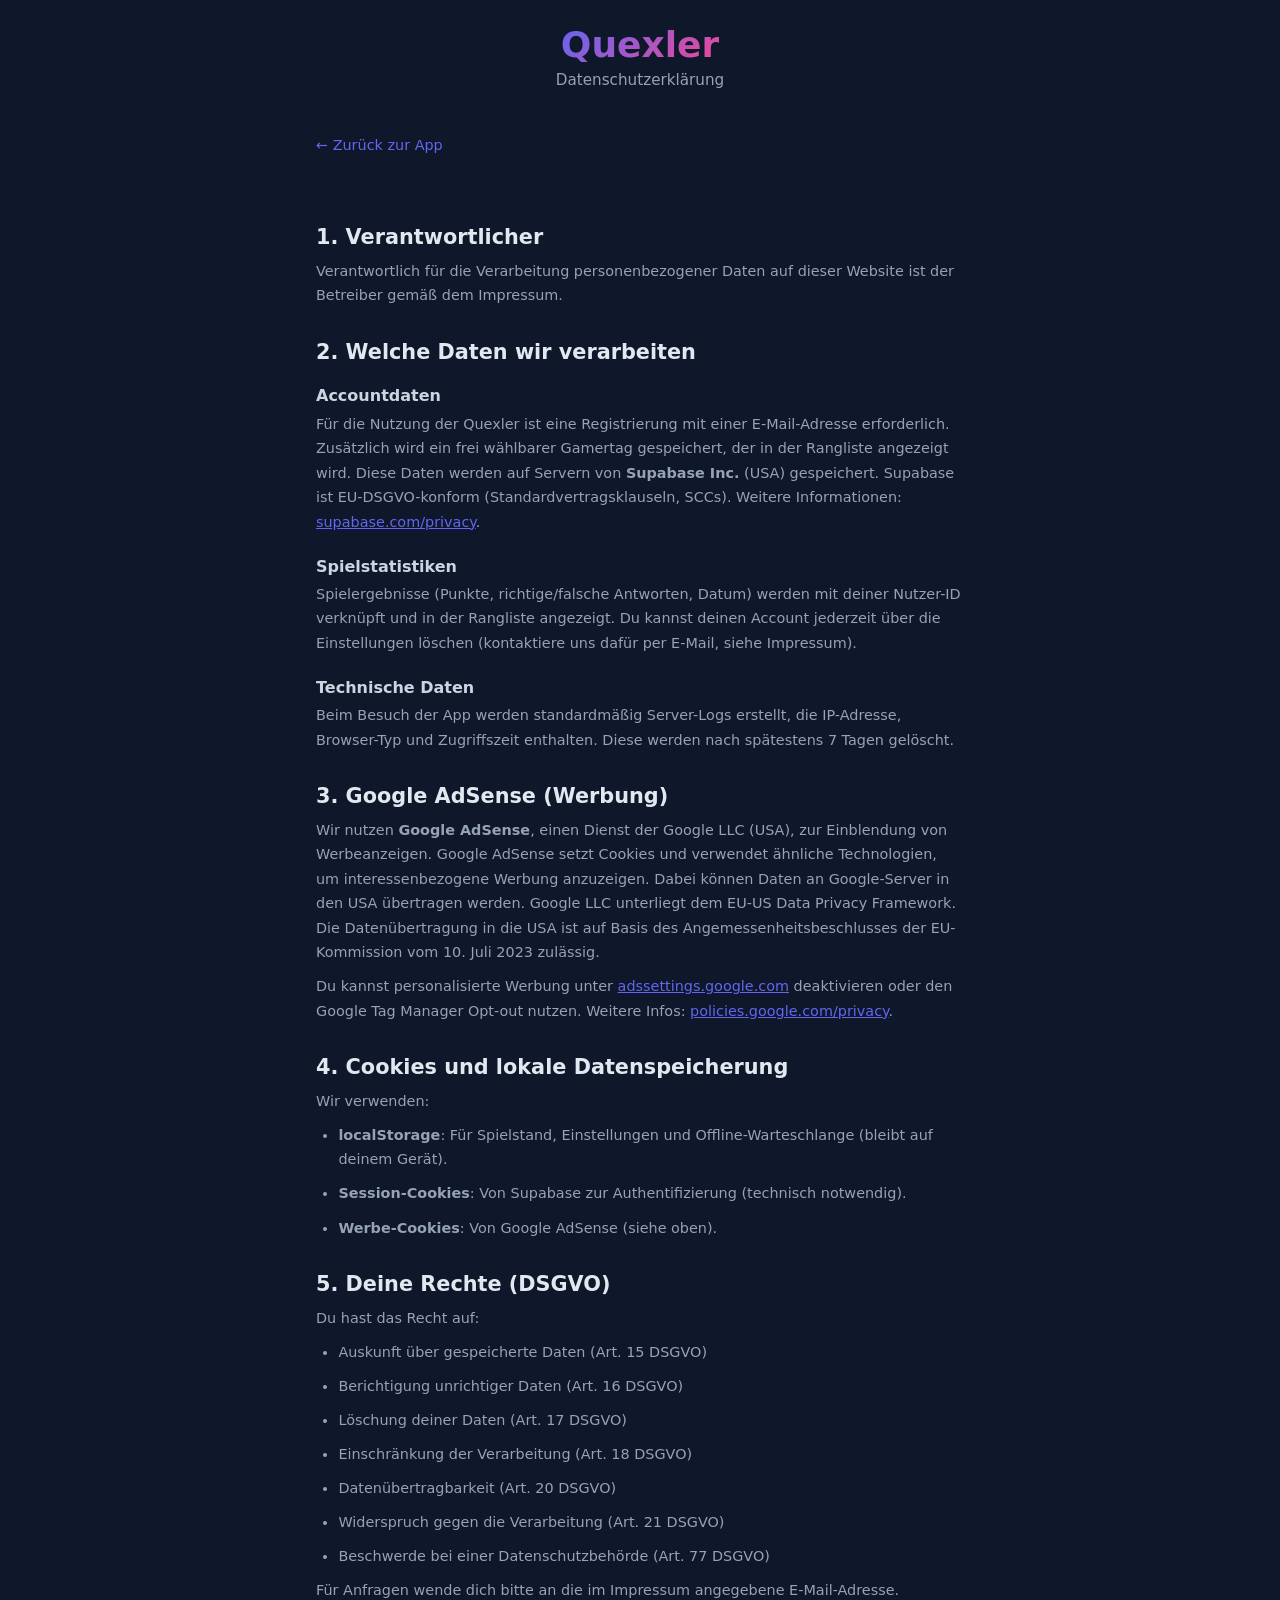
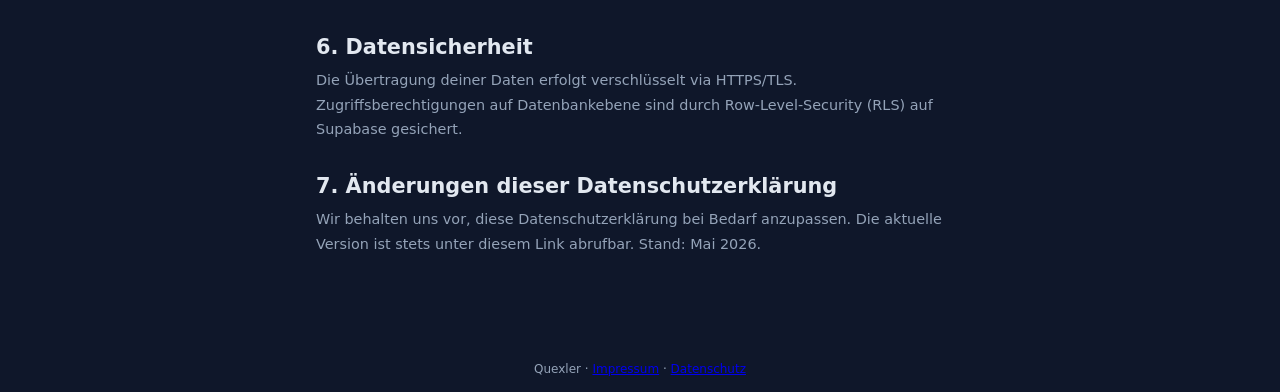
<file: datenschutz.html>
<!DOCTYPE html>
<html lang="de">
<head>
  <meta charset="UTF-8" />
  <meta name="viewport" content="width=device-width, initial-scale=1.0, viewport-fit=cover" />
  <meta name="theme-color" content="#0f172a" />
  <title>Datenschutzerklärung – Quexler</title>
  <link rel="icon" href="/favicon.svg" type="image/svg+xml" />
  <link rel="manifest" href="/manifest.json" />
  <link rel="stylesheet" href="style.css?v=2" />
  <style>
    .legal-content { max-width: 680px; margin: 0 auto; padding: 1.5rem 1rem 3rem; }
    .legal-content h2 { font-size: 1.3rem; margin: 2rem 0 0.6rem; color: #e2e8f0; }
    .legal-content h3 { font-size: 1rem; margin: 1.4rem 0 0.4rem; color: #cbd5e1; }
    .legal-content p, .legal-content li { font-size: 0.9rem; color: #94a3b8; line-height: 1.7; margin-bottom: 0.6rem; }
    .legal-content ul { padding-left: 1.4rem; }
    .legal-content a { color: #6366f1; }
    .legal-back { display: inline-block; margin: 1rem; font-size: 0.9rem; color: #6366f1; text-decoration: none; }
  </style>
</head>
<body>
  <header>
    <div class="header-inner">
      <h1>Quexler</h1>
    </div>
    <p class="subtitle">Datenschutzerklärung</p>
  </header>

  <main>
    <a class="legal-back" href="index.html" onclick="if(history.length>1){history.back();return false;}">← Zurück zur App</a>
    <div class="legal-content">

      <h2>1. Verantwortlicher</h2>
      <p>
        Verantwortlich für die Verarbeitung personenbezogener Daten auf dieser Website ist der Betreiber
        gemäß dem Impressum.
      </p>

      <h2>2. Welche Daten wir verarbeiten</h2>
      <h3>Accountdaten</h3>
      <p>
        Für die Nutzung der Quexler ist eine Registrierung mit einer E-Mail-Adresse erforderlich.
        Zusätzlich wird ein frei wählbarer Gamertag gespeichert, der in der Rangliste angezeigt wird.
        Diese Daten werden auf Servern von <strong>Supabase Inc.</strong> (USA) gespeichert.
        Supabase ist EU-DSGVO-konform (Standardvertragsklauseln, SCCs).
        Weitere Informationen: <a href="https://supabase.com/privacy" target="_blank" rel="noopener">supabase.com/privacy</a>.
      </p>

      <h3>Spielstatistiken</h3>
      <p>
        Spielergebnisse (Punkte, richtige/falsche Antworten, Datum) werden mit deiner Nutzer-ID verknüpft
        und in der Rangliste angezeigt. Du kannst deinen Account jederzeit über die Einstellungen löschen
        (kontaktiere uns dafür per E-Mail, siehe Impressum).
      </p>

      <h3>Technische Daten</h3>
      <p>
        Beim Besuch der App werden standardmäßig Server-Logs erstellt, die IP-Adresse, Browser-Typ und
        Zugriffszeit enthalten. Diese werden nach spätestens 7 Tagen gelöscht.
      </p>

      <h2>3. Google AdSense (Werbung)</h2>
      <p>
        Wir nutzen <strong>Google AdSense</strong>, einen Dienst der Google LLC (USA), zur Einblendung
        von Werbeanzeigen. Google AdSense setzt Cookies und verwendet ähnliche Technologien, um
        interessenbezogene Werbung anzuzeigen. Dabei können Daten an Google-Server in den USA übertragen
        werden. Google LLC unterliegt dem EU-US Data Privacy Framework. Die Datenübertragung in die USA ist auf Basis des Angemessenheitsbeschlusses der EU-Kommission vom 10. Juli 2023 zulässig.
      </p>
      <p>
        Du kannst personalisierte Werbung unter
        <a href="https://adssettings.google.com" target="_blank" rel="noopener">adssettings.google.com</a>
        deaktivieren oder den Google Tag Manager Opt-out nutzen.
        Weitere Infos: <a href="https://policies.google.com/privacy" target="_blank" rel="noopener">policies.google.com/privacy</a>.
      </p>

      <h2>4. Cookies und lokale Datenspeicherung</h2>
      <p>Wir verwenden:</p>
      <ul>
        <li><strong>localStorage</strong>: Für Spielstand, Einstellungen und Offline-Warteschlange (bleibt auf deinem Gerät).</li>
        <li><strong>Session-Cookies</strong>: Von Supabase zur Authentifizierung (technisch notwendig).</li>
        <li><strong>Werbe-Cookies</strong>: Von Google AdSense (siehe oben).</li>
      </ul>

      <h2>5. Deine Rechte (DSGVO)</h2>
      <p>Du hast das Recht auf:</p>
      <ul>
        <li>Auskunft über gespeicherte Daten (Art. 15 DSGVO)</li>
        <li>Berichtigung unrichtiger Daten (Art. 16 DSGVO)</li>
        <li>Löschung deiner Daten (Art. 17 DSGVO)</li>
        <li>Einschränkung der Verarbeitung (Art. 18 DSGVO)</li>
        <li>Datenübertragbarkeit (Art. 20 DSGVO)</li>
        <li>Widerspruch gegen die Verarbeitung (Art. 21 DSGVO)</li>
        <li>Beschwerde bei einer Datenschutzbehörde (Art. 77 DSGVO)</li>
      </ul>
      <p>Für Anfragen wende dich bitte an die im Impressum angegebene E-Mail-Adresse.</p>

      <h2>6. Datensicherheit</h2>
      <p>
        Die Übertragung deiner Daten erfolgt verschlüsselt via HTTPS/TLS.
        Zugriffsberechtigungen auf Datenbankebene sind durch Row-Level-Security (RLS) auf Supabase
        gesichert.
      </p>

      <h2>7. Änderungen dieser Datenschutzerklärung</h2>
      <p>
        Wir behalten uns vor, diese Datenschutzerklärung bei Bedarf anzupassen.
        Die aktuelle Version ist stets unter diesem Link abrufbar. Stand: Mai 2026.
      </p>

    </div>
  </main>

  <footer>
    <p>Quexler · <a href="impressum.html">Impressum</a> · <a href="datenschutz.html">Datenschutz</a></p>
  </footer>
</body>
</html>
</file>
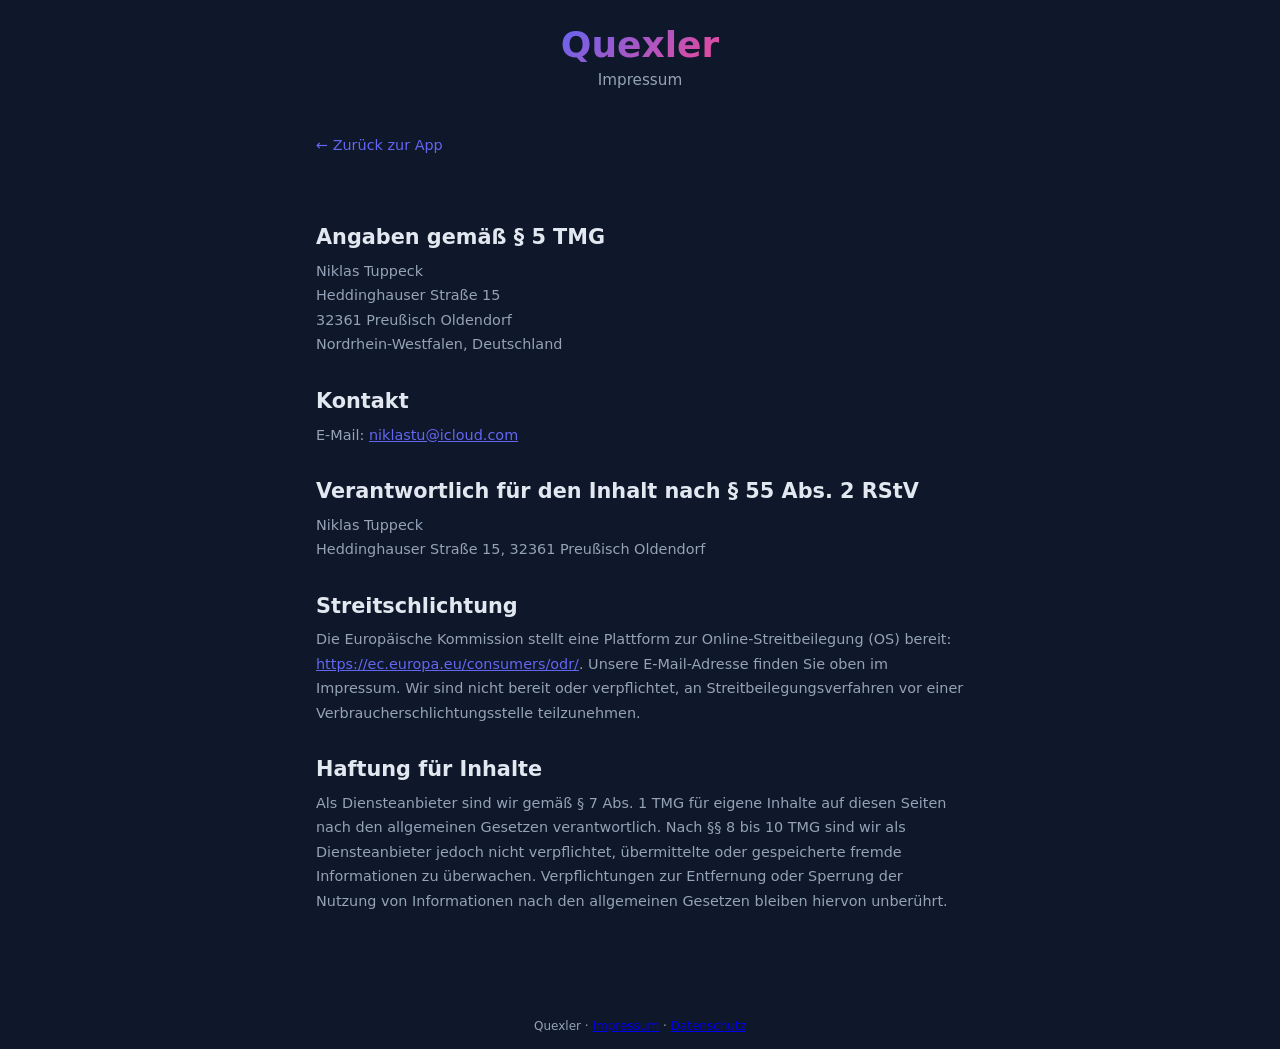
<file: impressum.html>
<!DOCTYPE html>
<html lang="de">
<head>
  <meta charset="UTF-8" />
  <meta name="viewport" content="width=device-width, initial-scale=1.0, viewport-fit=cover" />
  <meta name="theme-color" content="#0f172a" />
  <title>Impressum – Quexler</title>
  <link rel="icon" href="/favicon.svg" type="image/svg+xml" />
  <link rel="manifest" href="/manifest.json" />
  <link rel="stylesheet" href="style.css?v=2" />
  <style>
    .legal-content { max-width: 680px; margin: 0 auto; padding: 1.5rem 1rem 3rem; }
    .legal-content h2 { font-size: 1.3rem; margin: 2rem 0 0.6rem; color: #e2e8f0; }
    .legal-content p, .legal-content li { font-size: 0.9rem; color: #94a3b8; line-height: 1.7; margin-bottom: 0.6rem; }
    .legal-content a { color: #6366f1; }
    .legal-back { display: inline-block; margin: 1rem; font-size: 0.9rem; color: #6366f1; text-decoration: none; }
  </style>
</head>
<body>
  <header>
    <div class="header-inner">
      <h1>Quexler</h1>
    </div>
    <p class="subtitle">Impressum</p>
  </header>

  <main>
    <a class="legal-back" href="index.html" onclick="if(history.length>1){history.back();return false;}">← Zurück zur App</a>
    <div class="legal-content">

      <h2>Angaben gemäß § 5 TMG</h2>
      <p>
        Niklas Tuppeck<br />
        Heddinghauser Straße 15<br />
        32361 Preußisch Oldendorf<br />
        Nordrhein-Westfalen, Deutschland
      </p>

      <h2>Kontakt</h2>
      <p>
        E-Mail: <a href="mailto:niklastu@icloud.com">niklastu@icloud.com</a>
      </p>

      <h2>Verantwortlich für den Inhalt nach § 55 Abs. 2 RStV</h2>
      <p>
        Niklas Tuppeck<br />
        Heddinghauser Straße 15, 32361 Preußisch Oldendorf
      </p>

      <h2>Streitschlichtung</h2>
      <p>
        Die Europäische Kommission stellt eine Plattform zur Online-Streitbeilegung (OS) bereit:
        <a href="https://ec.europa.eu/consumers/odr/" target="_blank" rel="noopener">https://ec.europa.eu/consumers/odr/</a>.
        Unsere E-Mail-Adresse finden Sie oben im Impressum.
        Wir sind nicht bereit oder verpflichtet, an Streitbeilegungsverfahren vor einer
        Verbraucherschlichtungsstelle teilzunehmen.
      </p>

      <h2>Haftung für Inhalte</h2>
      <p>
        Als Diensteanbieter sind wir gemäß § 7 Abs. 1 TMG für eigene Inhalte auf diesen Seiten nach den
        allgemeinen Gesetzen verantwortlich. Nach §§ 8 bis 10 TMG sind wir als Diensteanbieter jedoch
        nicht verpflichtet, übermittelte oder gespeicherte fremde Informationen zu überwachen.
        Verpflichtungen zur Entfernung oder Sperrung der Nutzung von Informationen nach den allgemeinen
        Gesetzen bleiben hiervon unberührt.
      </p>

    </div>
  </main>

  <footer>
    <p>Quexler · <a href="impressum.html">Impressum</a> · <a href="datenschutz.html">Datenschutz</a></p>
  </footer>
</body>
</html>
</file>
<file: style.css>
/* ========== RESET ========== */
* {
  box-sizing: border-box;
  margin: 0;
  padding: 0;
  -webkit-tap-highlight-color: transparent;
}

html {
  -webkit-text-size-adjust: 100%;
}

:root {
  --bg: #0f172a;
  --bg-elevated: #1e293b;
  --bg-card: #1e293b;
  --text: #f1f5f9;
  --text-muted: #94a3b8;
  --border: #334155;
  --accent: #6366f1;
  --success: #10b981;
  --error: #ef4444;
  --safe-top: env(safe-area-inset-top);
  --safe-bottom: env(safe-area-inset-bottom);
}

body {
  font-family: -apple-system, BlinkMacSystemFont, "Segoe UI", system-ui, sans-serif;
  background: var(--bg);
  color: var(--text);
  min-height: 100vh;
  min-height: 100dvh;
  display: flex;
  flex-direction: column;
  padding-top: var(--safe-top);
  padding-bottom: var(--safe-bottom);
  overscroll-behavior: none;
}

button {
  font-family: inherit;
  cursor: pointer;
  border: none;
  background: none;
  color: inherit;
}

/* ========== HEADER ========== */
header {
  text-align: center;
  padding: 1.5rem 1.25rem 1rem;
  position: relative;
}

.header-inner {
  display: flex;
  align-items: center;
  justify-content: center;
  position: relative;
}

header h1 {
  font-size: 1.75rem;
  font-weight: 800;
  background: linear-gradient(135deg, #6366f1, #ec4899);
  -webkit-background-clip: text;
  -webkit-text-fill-color: transparent;
  background-clip: text;
}

.header-right {
  position: absolute;
  right: 0;
  display: flex;
  align-items: center;
  gap: 0.5rem;
}

.streak-pill {
  font-size: 0.85rem;
  font-weight: 700;
  background: rgba(251, 146, 60, 0.15);
  border: 1px solid rgba(251, 146, 60, 0.35);
  color: #fb923c;
  padding: 0.25rem 0.6rem;
  border-radius: 20px;
  line-height: 1;
}

.btn-settings {
  position: relative;
  right: auto;
  font-size: 1.4rem;
  padding: 0.4rem;
  border-radius: 10px;
  line-height: 1;
  transition: background 0.15s ease, transform 0.15s ease;
}

.btn-settings:active {
  background: var(--bg-elevated);
  transform: rotate(30deg);
}

.subtitle {
  color: var(--text-muted);
  margin-top: 0.4rem;
  font-size: 0.95rem;
}

/* ========== SETTINGS SCREEN ========== */
.settings-card {
  background: var(--bg-card);
  border: 1px solid var(--border);
  border-radius: 16px;
  padding: 1.5rem;
}

.settings-title {
  font-size: 1.25rem;
  font-weight: 800;
  margin-bottom: 1.25rem;
}

.settings-section {
  border-top: 1px solid var(--border);
  padding-top: 1rem;
}

.settings-label {
  font-size: 0.78rem;
  text-transform: uppercase;
  letter-spacing: 0.5px;
  color: var(--text-muted);
  margin-bottom: 0.5rem;
}

.settings-row {
  display: flex;
  align-items: center;
  justify-content: space-between;
  gap: 1rem;
}

.settings-value {
  font-size: 1.05rem;
  font-weight: 700;
}

.btn-edit-tag {
  font-size: 0.85rem;
  font-weight: 600;
  color: var(--accent);
  padding: 0.35rem 0.75rem;
  border-radius: 8px;
  border: 1px solid rgba(99, 102, 241, 0.4);
  background: rgba(99, 102, 241, 0.08);
  transition: background 0.15s ease;
  flex-shrink: 0;
}

.btn-edit-tag:active {
  background: rgba(99, 102, 241, 0.2);
}

.settings-edit-form {
  margin-top: 0.85rem;
  display: flex;
  flex-direction: column;
  gap: 0.5rem;
}

.settings-edit-actions {
  display: flex;
  gap: 0.5rem;
  margin-top: 0.25rem;
}

.settings-edit-actions .btn-primary,
.settings-edit-actions .btn-secondary {
  flex: 1;
  min-height: 44px;
  font-size: 0.95rem;
}

main {
  flex: 1;
  width: 100%;
  max-width: 600px;
  margin: 0 auto;
  padding: 0.5rem 1.25rem 2rem;
}

/* ========== SCREENS ========== */
.screen {
  display: none;
  animation: fadeIn 0.25s ease;
}

.screen.active {
  display: block;
}

@keyframes fadeIn {
  from { opacity: 0; transform: translateY(8px); }
  to { opacity: 1; transform: translateY(0); }
}

/* ========== TOPIC SELECTION ========== */
.topics-grid {
  display: grid;
  grid-template-columns: 1fr;
  gap: 0.85rem;
}

.topic-card {
  background: var(--bg-card);
  border: 1px solid var(--border);
  border-radius: 14px;
  padding: 1.1rem 1.25rem;
  cursor: pointer;
  transition: transform 0.15s ease, border-color 0.15s ease;
  position: relative;
  overflow: hidden;
  display: flex;
  align-items: center;
  gap: 1rem;
  text-align: left;
  width: 100%;
}

.topic-card::before {
  content: "";
  position: absolute;
  top: 0;
  left: 0;
  bottom: 0;
  width: 4px;
  background: var(--card-color, var(--accent));
}

.topic-card:hover {
  border-color: var(--card-color, var(--accent));
  transform: translateY(-2px);
}

.topic-card:active {
  transform: scale(0.98);
  border-color: var(--card-color, var(--accent));
}

.topic-icon {
  font-size: 2rem;
  flex-shrink: 0;
  width: 3rem;
  height: 3rem;
  display: flex;
  align-items: center;
  justify-content: center;
  background: rgba(255, 255, 255, 0.05);
  border-radius: 12px;
}

.topic-info {
  flex: 1;
  min-width: 0;
}

.topic-name {
  font-size: 1.05rem;
  font-weight: 700;
  margin-bottom: 0.2rem;
}

.topic-description {
  color: var(--text-muted);
  font-size: 0.85rem;
  line-height: 1.4;
}

.topic-arrow {
  color: var(--text-muted);
  font-size: 1.2rem;
  flex-shrink: 0;
}

.wrong-badge {
  background: #ef4444;
  color: #fff;
  font-size: 0.8rem;
  font-weight: 700;
  border-radius: 999px;
  padding: 0.15rem 0.55rem;
  flex-shrink: 0;
  min-width: 1.6rem;
  text-align: center;
}

.topic-card.disabled,
.topic-card:disabled {
  opacity: 0.4;
  cursor: not-allowed;
  transform: none;
}

.repeat-progress {
  text-align: center;
  font-size: 0.85rem;
  color: var(--text-muted);
  margin: 0.5rem 0 0;
  min-height: 1.2rem;
}

.loading-hint {
  color: var(--text-muted);
  text-align: center;
  padding: 2rem 0;
  font-size: 0.9rem;
}

/* ========== STATISTIKEN ========== */
.stats-overall {
  display: grid;
  grid-template-columns: 1fr 1fr;
  gap: 0.85rem;
  margin-bottom: 1.5rem;
}

.stats-overall-item {
  background: var(--bg-card);
  border: 1px solid var(--border);
  border-radius: 14px;
  padding: 1.1rem;
  text-align: center;
}

.stats-overall-value {
  font-size: 2rem;
  font-weight: 800;
  color: var(--accent);
}

.stats-overall-label {
  font-size: 0.8rem;
  color: var(--text-muted);
  margin-top: 0.25rem;
}

.stats-topics {
  display: flex;
  flex-direction: column;
  gap: 0.85rem;
}

.stats-topic-card {
  background: var(--bg-card);
  border: 1px solid var(--border);
  border-left: 4px solid var(--card-color, var(--accent));
  border-radius: 14px;
  padding: 1rem 1.1rem;
}

.stats-topic-header {
  display: flex;
  align-items: center;
  gap: 0.6rem;
  margin-bottom: 0.6rem;
}

.stats-topic-icon { font-size: 1.2rem; }

.stats-topic-name {
  flex: 1;
  font-weight: 700;
  font-size: 0.95rem;
}

.stats-topic-pct {
  font-weight: 800;
  font-size: 1rem;
  color: var(--card-color, var(--accent));
}

.stats-bar-track {
  height: 6px;
  background: rgba(255,255,255,0.08);
  border-radius: 999px;
  overflow: hidden;
  margin-bottom: 0.5rem;
}

.stats-bar-fill {
  height: 100%;
  border-radius: 999px;
  transition: width 0.4s ease;
}

.stats-topic-footer {
  display: flex;
  justify-content: space-between;
  font-size: 0.8rem;
  color: var(--text-muted);
}

.stats-wrong-hint { color: #ef4444; font-weight: 600; }
.stats-all-ok { color: #10b981; font-weight: 600; }

.btn-history-link {
  display: flex;
  align-items: center;
  justify-content: center;
  gap: 0.5rem;
  width: 100%;
  margin-top: 1.25rem;
  padding: 0.9rem;
  background: var(--bg-card);
  border: 1px solid var(--border);
  border-radius: 14px;
  color: var(--text);
  font-size: 0.95rem;
  font-weight: 600;
  cursor: pointer;
  transition: border-color 0.15s, transform 0.15s;
}

.btn-history-link:hover {
  border-color: var(--accent);
  transform: translateY(-2px);
}

.stats-section-title {
  font-size: 0.85rem;
  font-weight: 700;
  color: var(--text-muted);
  text-transform: uppercase;
  letter-spacing: 0.08em;
  margin: 1.5rem 0 0.75rem;
}

.stats-history {
  display: flex;
  flex-direction: column;
  gap: 0.6rem;
}

.stats-history-row {
  display: grid;
  grid-template-columns: 6rem 1fr 2.5rem 3rem;
  align-items: center;
  gap: 0.75rem;
  background: var(--bg-card);
  border: 1px solid var(--border);
  border-radius: 10px;
  padding: 0.65rem 0.9rem;
}

.stats-history-date {
  font-size: 0.82rem;
  color: var(--text-muted);
}

.stats-history-bar {
  margin: 0;
}

.stats-history-detail {
  font-size: 0.82rem;
  color: var(--text-muted);
  text-align: right;
}

.stats-history-score {
  font-size: 0.95rem;
  font-weight: 800;
  text-align: right;
}

.stats-history-record {
  border-color: rgba(251, 146, 60, 0.4);
  background: rgba(251, 146, 60, 0.05);
}

.stats-record-card {
  background: var(--bg-card);
  border: 1px solid var(--border);
  border-radius: 14px;
  padding: 1.25rem;
  text-align: center;
  margin-bottom: 1.5rem;
}

.stats-record-label {
  font-size: 0.8rem;
  color: var(--text-muted);
  text-transform: uppercase;
  letter-spacing: 0.05em;
  margin-bottom: 0.4rem;
}

.stats-record-value {
  font-size: 2rem;
  font-weight: 900;
  margin-bottom: 0.2rem;
}

.stats-record-detail {
  font-size: 0.85rem;
  color: var(--text-muted);
}

.stats-section-title {
  font-size: 0.85rem;
  font-weight: 600;
  color: var(--text-muted);
  text-transform: uppercase;
  letter-spacing: 0.05em;
  margin-bottom: 0.75rem;
}

/* ========== QUIZ SCREEN ========== */
.quiz-header {
  display: flex;
  justify-content: space-between;
  align-items: center;
  margin-bottom: 1.25rem;
  gap: 0.75rem;
}

.btn-back {
  font-size: 0.9rem;
  color: var(--text-muted);
  padding: 0.5rem 0.75rem;
  border-radius: 8px;
  transition: background 0.15s ease;
}

.btn-back:active {
  background: var(--bg-elevated);
}

.btn-mute {
  font-size: 1.2rem;
  padding: 0.35rem 0.5rem;
  border-radius: 8px;
  color: var(--text-muted);
  transition: background 0.15s ease, transform 0.1s ease;
  flex-shrink: 0;
}
.btn-mute:active {
  background: var(--bg-elevated);
  transform: scale(0.9);
}

.quiz-stats-strip {
  display: flex;
  align-items: stretch;
  background: var(--bg-card);
  border: 1px solid var(--border);
  border-radius: 16px;
  margin-bottom: 1.25rem;
  overflow: visible;
  font-variant-numeric: tabular-nums;
}

.quiz-stats-sep {
  width: 1px;
  background: var(--border);
  flex-shrink: 0;
}

.stat {
  flex: 1;
  display: flex;
  flex-direction: column;
  align-items: center;
  justify-content: center;
  padding: 0.75rem 0.5rem;
  gap: 0.1rem;
  transition: background 0.2s ease, transform 0.15s ease;
  border-radius: 0;
}

.stat-value {
  font-size: 1.6rem;
  font-weight: 800;
  line-height: 1;
}

.stat-label {
  font-size: 0.7rem;
  font-weight: 600;
  text-transform: uppercase;
  letter-spacing: 0.06em;
  color: var(--text-muted);
}

.stat-streak-icon {
  font-size: 0.85rem;
  line-height: 1;
}

.stat-correct .stat-value { color: var(--success); }
.stat-wrong  .stat-value  { color: var(--error); }
.stat-streak .stat-value  { color: #f59e0b; }

.stat.bump {
  transform: scale(1.08);
}

.stat-correct.bump { background: rgba(16, 185, 129, 0.12); }
.stat-wrong.bump   { background: rgba(239, 68, 68, 0.12); }
.stat-streak.bump  { background: rgba(245, 158, 11, 0.12); }

/* ── Streak Milestone ── */
.stat:first-child { border-radius: 16px 0 0 16px; }
.stat:last-child  { border-radius: 0 16px 16px 0; }

@keyframes streak-milestone-pulse {
  0%   { transform: scale(1); background: transparent; }
  30%  { transform: scale(1.22); background: rgba(245, 158, 11, 0.25);
         box-shadow: 0 0 0 2px #f59e0b, 0 0 20px rgba(245,158,11,0.35); }
  65%  { transform: scale(1.1); }
  100% { transform: scale(1); background: transparent; box-shadow: none; }
}

.stat-streak.milestone {
  animation: streak-milestone-pulse 0.65s ease forwards;
  z-index: 1;
  position: relative;
}

.streak-toast {
  position: absolute;
  top: -2rem;
  left: 50%;
  transform: translateX(-50%);
  background: #f59e0b;
  color: #0f172a;
  font-size: 0.7rem;
  font-weight: 800;
  padding: 0.2rem 0.6rem;
  border-radius: 20px;
  white-space: nowrap;
  opacity: 0;
  pointer-events: none;
  letter-spacing: 0.03em;
}

@keyframes toast-rise {
  0%   { opacity: 0; transform: translateX(-50%) translateY(6px); }
  20%  { opacity: 1; transform: translateX(-50%) translateY(-2px); }
  70%  { opacity: 1; transform: translateX(-50%) translateY(-2px); }
  100% { opacity: 0; transform: translateX(-50%) translateY(-10px); }
}

.streak-toast.show {
  animation: toast-rise 1.5s ease forwards;
}

.btn-back-standalone {
  margin-bottom: 1rem;
  display: inline-flex;
}

.quiz-header {
  margin-bottom: 1.5rem;
}

.question-card {
  background: var(--bg-card);
  border: 1px solid var(--border);
  border-radius: 14px;
  padding: 1.5rem 1.25rem;
  margin-bottom: 1.25rem;
}

.question-text {
  font-size: 1.15rem;
  font-weight: 600;
  line-height: 1.45;
}

.answers-list {
  display: flex;
  flex-direction: column;
  gap: 0.7rem;
}

.answer-btn {
  background: var(--bg-card);
  border: 2px solid var(--border);
  border-radius: 12px;
  padding: 1rem 1.1rem;
  font-size: 1rem;
  text-align: left;
  transition: border-color 0.15s ease, background 0.15s ease, transform 0.1s ease;
  display: flex;
  align-items: center;
  gap: 0.85rem;
  width: 100%;
  min-height: 56px;
}

.answer-btn:active:not(:disabled) {
  transform: scale(0.99);
}

.answer-btn:not(:disabled):hover {
  border-color: var(--accent);
}

.answer-letter {
  width: 28px;
  height: 28px;
  border-radius: 50%;
  background: var(--bg-elevated);
  display: flex;
  align-items: center;
  justify-content: center;
  font-weight: 700;
  font-size: 0.85rem;
  flex-shrink: 0;
}

.answer-text {
  flex: 1;
  line-height: 1.4;
}

.answer-btn.correct {
  border-color: var(--success);
  background: rgba(16, 185, 129, 0.12);
}

.answer-btn.correct .answer-letter {
  background: var(--success);
  color: white;
}

.answer-btn.wrong {
  border-color: var(--error);
  background: rgba(239, 68, 68, 0.12);
}

.answer-btn.wrong .answer-letter {
  background: var(--error);
  color: white;
}

.answer-btn:disabled {
  cursor: default;
  opacity: 0.6;
}

.answer-btn.correct:disabled,
.answer-btn.wrong:disabled {
  opacity: 1;
}

.next-btn {
  margin-top: 1.25rem;
  width: 100%;
  padding: 1rem;
  background: linear-gradient(135deg, #6366f1, #ec4899);
  color: white;
  border-radius: 12px;
  font-size: 1.05rem;
  font-weight: 600;
  min-height: 52px;
  transition: transform 0.1s ease, opacity 0.15s ease;
}

.next-btn:active {
  transform: scale(0.98);
}

.next-btn:disabled {
  opacity: 0.4;
  cursor: not-allowed;
}

/* ========== RESULT SCREEN ========== */
.result-card {
  background: var(--bg-card);
  border: 1px solid var(--border);
  border-radius: 16px;
  padding: 2rem 1.5rem;
  text-align: center;
}

.result-emoji {
  font-size: 4rem;
  margin-bottom: 0.5rem;
}

.result-title {
  font-size: 1.5rem;
  font-weight: 700;
  margin-bottom: 0.4rem;
}

.result-subtitle {
  color: var(--text-muted);
  margin-bottom: 1.5rem;
}

.result-score {
  font-size: 3rem;
  font-weight: 800;
  background: linear-gradient(135deg, #6366f1, #ec4899);
  -webkit-background-clip: text;
  -webkit-text-fill-color: transparent;
  background-clip: text;
  margin-bottom: 0.5rem;
}

.result-score-label {
  color: var(--text-muted);
  margin-bottom: 1.5rem;
}

.result-actions {
  display: flex;
  flex-direction: column;
  gap: 0.6rem;
}

.btn-primary {
  background: linear-gradient(135deg, #6366f1, #ec4899);
  color: white;
  padding: 1rem;
  border-radius: 12px;
  font-size: 1rem;
  font-weight: 600;
  min-height: 52px;
  width: 100%;
  transition: filter 0.15s ease, transform 0.15s ease;
}

.btn-secondary {
  background: var(--bg-elevated);
  color: var(--text);
  padding: 1rem;
  border-radius: 12px;
  font-size: 1rem;
  font-weight: 600;
  min-height: 52px;
  width: 100%;
  border: 1px solid var(--border);
  transition: background 0.15s ease, border-color 0.15s ease, transform 0.15s ease;
}

.btn-primary:active,
.btn-secondary:active {
  transform: scale(0.98);
}

.btn-text {
  background: transparent;
  color: var(--text-muted, #888);
  padding: 0.5rem;
  font-size: 0.9rem;
  font-weight: 500;
  width: 100%;
  border: none;
  text-decoration: underline;
  cursor: pointer;
}

.btn-text:active {
  opacity: 0.7;
}

/* ========== FOOTER ========== */
footer {
  text-align: center;
  padding: 1rem;
  color: var(--text-muted);
  font-size: 0.75rem;
}

/* ========== AUTH SCREENS (Login / Registrierung) ========== */
.auth-card {
  background: var(--bg-card);
  border: 1px solid var(--border);
  border-radius: 16px;
  padding: 2rem 1.5rem;
  text-align: center;
  margin-top: 1rem;
}

.auth-emoji {
  font-size: 3.5rem;
  margin-bottom: 0.5rem;
}

.auth-title {
  font-size: 1.5rem;
  font-weight: 700;
  margin-bottom: 0.5rem;
}

.auth-subtitle {
  color: var(--text-muted);
  margin-bottom: 1.25rem;
  font-size: 0.95rem;
  line-height: 1.5;
}

.auth-form {
  display: flex;
  flex-direction: column;
  gap: 0.75rem;
}

.auth-hint {
  font-size: 0.8rem;
  color: var(--text-muted);
  line-height: 1.4;
  min-height: 1rem;
  margin: -0.25rem 0 0.25rem;
}

.auth-hint.error {
  color: var(--error);
}

.code-input {
  font-size: 1.75rem;
  letter-spacing: 0.5rem;
  font-weight: 800;
  text-align: center;
}

/* ========== SETTINGS — Logout ========== */
.settings-section-logout {
  margin-top: 0.5rem;
}

.btn-logout {
  width: 100%;
  padding: 0.85rem;
  border-radius: 12px;
  font-size: 0.95rem;
  font-weight: 600;
  color: var(--error);
  border: 1px solid rgba(239, 68, 68, 0.35);
  background: rgba(239, 68, 68, 0.07);
  transition: background 0.15s ease;
}

.btn-logout:active {
  background: rgba(239, 68, 68, 0.18);
}

.btn-delete-account {
  width: 100%;
  margin-top: 0.6rem;
  padding: 0.85rem;
  border-radius: 12px;
  font-size: 0.875rem;
  font-weight: 500;
  color: #64748b;
  border: 1px solid #1e293b;
  background: transparent;
  transition: color 0.15s ease, border-color 0.15s ease;
}

.btn-delete-account:active {
  color: var(--error);
  border-color: rgba(239, 68, 68, 0.35);
}

/* ========== REGISTER SCREEN ========== */
.register-card {
  background: var(--bg-card);
  border: 1px solid var(--border);
  border-radius: 16px;
  padding: 2rem 1.5rem;
  text-align: center;
  margin-top: 1rem;
}

.register-emoji {
  font-size: 3.5rem;
  margin-bottom: 0.5rem;
}

.register-title {
  font-size: 1.5rem;
  font-weight: 700;
  margin-bottom: 0.5rem;
}

.register-subtitle {
  color: var(--text-muted);
  margin-bottom: 1.5rem;
  font-size: 0.95rem;
  line-height: 1.5;
}

.register-form {
  display: flex;
  flex-direction: column;
  gap: 0.75rem;
}

.text-input {
  background: var(--bg-elevated);
  border: 2px solid var(--border);
  border-radius: 12px;
  padding: 1rem;
  font-size: 1.05rem;
  color: var(--text);
  font-family: inherit;
  font-weight: 600;
  text-align: center;
  outline: none;
  transition: border-color 0.15s ease;
  width: 100%;
}

.text-input:focus {
  border-color: var(--accent);
}

.text-input::placeholder {
  color: var(--text-muted);
  font-weight: 400;
}

.register-hint {
  font-size: 0.8rem;
  color: var(--text-muted);
  line-height: 1.4;
  margin: -0.25rem 0 0.25rem;
}

.register-hint.error {
  color: var(--error);
}

/* ========== HOME SCREEN ========== */
.home-profile {
  display: flex;
  align-items: center;
  gap: 0.875rem;
  padding: 0.75rem 0 0.5rem;
  margin-bottom: 0.25rem;
}

.home-avatar {
  width: 52px;
  height: 52px;
  border-radius: 16px;
  background: linear-gradient(135deg, #6366f1, #ec4899);
  display: flex;
  align-items: center;
  justify-content: center;
  font-size: 1.35rem;
  font-weight: 800;
  color: #fff;
  flex-shrink: 0;
  text-transform: uppercase;
  box-shadow: 0 4px 14px rgba(99, 102, 241, 0.35);
}

.home-profile-text {
  display: flex;
  flex-direction: column;
  gap: 0.1rem;
}

.home-profile-hello {
  font-size: 0.75rem;
  font-weight: 500;
  color: var(--text-muted);
  text-transform: uppercase;
  letter-spacing: 0.06em;
}

.home-profile-name {
  font-size: 1.45rem;
  font-weight: 800;
  color: var(--text);
  line-height: 1.15;
}

.home-section-label {
  font-size: 0.7rem;
  font-weight: 700;
  text-transform: uppercase;
  letter-spacing: 0.1em;
  color: var(--text-muted);
  margin: 1.25rem 0 0.65rem;
}

/* ── 2×2 Mode Grid (Home) ── */
.mode-grid-2x2 {
  display: grid;
  grid-template-columns: 1fr 1fr;
  gap: 0.75rem;
  margin-top: 0.75rem;
}

.mode-tile {
  border-radius: 20px;
  padding: 1.4rem 1.1rem 1.2rem;
  display: flex;
  flex-direction: column;
  align-items: flex-start;
  gap: 0.5rem;
  text-align: left;
  position: relative;
  overflow: hidden;
  cursor: pointer;
  transition: transform 0.15s ease, box-shadow 0.15s ease;
  min-height: 130px;
  width: 100%;
}

.mode-tile:active {
  transform: scale(0.97);
}

.mode-tile-wettkampf {
  background: linear-gradient(135deg, rgba(245,158,11,0.18) 0%, rgba(245,158,11,0.06) 100%);
  border: 1px solid rgba(245, 158, 11, 0.4);
}

.mode-tile-geo {
  background: linear-gradient(135deg, rgba(16,185,129,0.18) 0%, rgba(16,185,129,0.06) 100%);
  border: 1px solid rgba(16, 185, 129, 0.4);
}

.mode-tile-ueben {
  background: linear-gradient(135deg, rgba(99,102,241,0.18) 0%, rgba(99,102,241,0.06) 100%);
  border: 1px solid rgba(99, 102, 241, 0.4);
}

.mode-tile-battle {
  background: linear-gradient(135deg, rgba(239,68,68,0.18) 0%, rgba(239,68,68,0.06) 100%);
  border: 1px solid rgba(239, 68, 68, 0.4);
}

.tile-icon {
  font-size: 2rem;
  line-height: 1;
}

.tile-name {
  font-size: 1.15rem;
  font-weight: 800;
  line-height: 1.1;
}

.tile-desc {
  font-size: 0.75rem;
  color: var(--text-muted);
  line-height: 1.35;
}

/* ── Geo Question Images ── */
.geo-question-image {
  width: 100%;
  display: flex;
  align-items: center;
  justify-content: center;
  margin-top: 0.75rem;
  margin-bottom: 0;
}

.geo-flag-img {
  width: 100%;
  max-width: 320px;
  height: auto;
  border-radius: 10px;
  border: 1px solid var(--border);
  display: block;
  object-fit: cover;
  box-shadow: 0 4px 20px rgba(0,0,0,0.4);
}

.geo-map-svg {
  width: 100%;
  max-width: 360px;
  height: auto;
  border-radius: 12px;
  display: block;
}

.geo-map-loading,
.geo-map-error {
  color: var(--text-muted);
  font-size: 0.9rem;
  padding: 2rem 0;
  text-align: center;
}

/* ── Hero Card (Wettkampf) ── */
.mode-hero {
  width: 100%;
  border-radius: 20px;
  padding: 1.4rem 1.5rem;
  display: flex;
  align-items: center;
  gap: 1.1rem;
  text-align: left;
  position: relative;
  overflow: hidden;
  cursor: pointer;
  transition: transform 0.15s ease, box-shadow 0.15s ease;
}

.mode-wettkampf-hero {
  background: linear-gradient(135deg, rgba(245,158,11,0.18) 0%, rgba(245,158,11,0.06) 100%);
  border: 1px solid rgba(245, 158, 11, 0.4);
  box-shadow: 0 4px 24px rgba(245, 158, 11, 0.1);
}

.mode-hero:active {
  transform: scale(0.98);
}

.hero-bg-icon {
  font-size: 3.2rem;
  flex-shrink: 0;
  filter: drop-shadow(0 0 14px rgba(245, 158, 11, 0.5));
  line-height: 1;
}

.hero-content {
  flex: 1;
  min-width: 0;
}

.hero-badge {
  display: inline-block;
  font-size: 0.65rem;
  font-weight: 700;
  text-transform: uppercase;
  letter-spacing: 0.07em;
  color: #f59e0b;
  background: rgba(245, 158, 11, 0.15);
  border: 1px solid rgba(245, 158, 11, 0.35);
  padding: 0.15rem 0.5rem;
  border-radius: 20px;
  margin-bottom: 0.35rem;
}

.hero-name {
  font-size: 1.55rem;
  font-weight: 800;
  margin-bottom: 0.2rem;
  line-height: 1.1;
}

.hero-desc {
  font-size: 0.85rem;
  color: var(--text-muted);
}

.hero-arrow {
  font-size: 1.6rem;
  color: rgba(245, 158, 11, 0.6);
  flex-shrink: 0;
}

/* ── Duo Grid (Üben + Battle) ── */
.mode-duo-grid {
  display: grid;
  grid-template-columns: 1fr 1fr;
  gap: 0.75rem;
  margin-top: 0.75rem;
}

.mode-duo {
  border-radius: 18px;
  padding: 1.2rem 1rem 1rem;
  display: flex;
  flex-direction: column;
  align-items: flex-start;
  gap: 0.45rem;
  text-align: left;
  position: relative;
  overflow: hidden;
  cursor: pointer;
  transition: transform 0.15s ease, box-shadow 0.15s ease;
}

.mode-duo-practice {
  background: linear-gradient(135deg, rgba(16,185,129,0.16) 0%, rgba(16,185,129,0.05) 100%);
  border: 1px solid rgba(16, 185, 129, 0.35);
}

.mode-duo-battle {
  background: linear-gradient(135deg, rgba(239,68,68,0.16) 0%, rgba(239,68,68,0.05) 100%);
  border: 1px solid rgba(239, 68, 68, 0.35);
}

.mode-duo:active {
  transform: scale(0.97);
}

.duo-icon {
  font-size: 1.8rem;
  line-height: 1;
}

.duo-name {
  font-size: 1.15rem;
  font-weight: 800;
}

.duo-desc {
  font-size: 0.78rem;
  color: var(--text-muted);
  line-height: 1.35;
}

/* ── Secondary Row (Rangliste, Stats, Freunde) ── */
.home-secondary-row {
  display: grid;
  grid-template-columns: repeat(3, 1fr);
  gap: 0.65rem;
}

.secondary-btn {
  background: var(--bg-card);
  border: 1px solid var(--border);
  border-radius: 16px;
  padding: 1rem 0.5rem 0.9rem;
  display: flex;
  flex-direction: column;
  align-items: center;
  gap: 0.4rem;
  cursor: pointer;
  transition: transform 0.15s ease, border-color 0.15s ease;
  position: relative;
}

.secondary-btn:active {
  transform: scale(0.96);
}

.secondary-icon {
  font-size: 1.5rem;
  line-height: 1;
}

.secondary-name {
  font-size: 0.75rem;
  font-weight: 600;
  color: var(--text-muted);
  text-align: center;
}

.secondary-btn .wrong-badge {
  position: absolute;
  top: 0.45rem;
  right: 0.45rem;
  font-size: 0.65rem;
  padding: 0.1rem 0.4rem;
  min-width: 1.2rem;
}

.mode-grid {
  display: flex;
  flex-direction: column;
  gap: 0.85rem;
}

.mode-card {
  background: var(--bg-card);
  border: 1px solid var(--border);
  border-radius: 14px;
  padding: 1.25rem;
  cursor: pointer;
  transition: transform 0.15s ease, border-color 0.15s ease;
  display: flex;
  align-items: center;
  gap: 1rem;
  text-align: left;
  width: 100%;
  position: relative;
  overflow: hidden;
}

.mode-card::before {
  content: "";
  position: absolute;
  top: 0;
  left: 0;
  bottom: 0;
  width: 4px;
}

.mode-practice::before { background: #10b981; }
.mode-wettkampf::before { background: #f59e0b; }
.mode-leaderboard::before { background: #6366f1; }
.mode-battle::before { background: #ef4444; }
.mode-battle-friends-btn::before { background: #10b981; }

.mode-card:not(:disabled):hover {
  border-color: var(--accent);
  transform: translateY(-2px);
}

.mode-card:active:not(:disabled) {
  transform: scale(0.98);
}

.mode-card:disabled {
  opacity: 0.55;
  cursor: not-allowed;
}

.mode-icon {
  font-size: 2rem;
  flex-shrink: 0;
  width: 3rem;
  height: 3rem;
  display: flex;
  align-items: center;
  justify-content: center;
  background: rgba(255, 255, 255, 0.05);
  border-radius: 12px;
}

.mode-info {
  flex: 1;
  min-width: 0;
}

.mode-name {
  font-size: 1.1rem;
  font-weight: 700;
  margin-bottom: 0.2rem;
}

.mode-description {
  color: var(--text-muted);
  font-size: 0.85rem;
  line-height: 1.4;
}

/* ========== WETTKAMPF BAR (counter + score) ========== */
.wettkampf-bar {
  display: inline-flex;
  align-items: center;
  gap: 0.4rem;
}

.wk-pill {
  display: inline-flex;
  align-items: center;
  gap: 0.4rem;
  background: var(--bg-elevated);
  border: 1px solid var(--border);
  padding: 0.4rem 0.75rem;
  border-radius: 999px;
  font-size: 0.85rem;
  font-weight: 700;
  font-variant-numeric: tabular-nums;
}

.wk-label {
  color: var(--text-muted);
  font-weight: 500;
  font-size: 0.78rem;
}

.wk-score {
  background: linear-gradient(135deg, rgba(99, 102, 241, 0.18), rgba(236, 72, 153, 0.18));
  border-color: rgba(99, 102, 241, 0.4);
}

.wk-score.bump {
  animation: bumpAnim 0.25s ease;
}

@keyframes bumpAnim {
  0% { transform: scale(1); }
  50% { transform: scale(1.15); }
  100% { transform: scale(1); }
}

/* ========== TIMER ========== */
.timer-bar {
  position: relative;
  height: 8px;
  background: var(--bg-elevated);
  border-radius: 4px;
  overflow: hidden;
  margin-bottom: 1.25rem;
}

.timer-fill {
  height: 100%;
  background: linear-gradient(90deg, #10b981, #f59e0b 60%, #ef4444);
  border-radius: 4px;
  transform-origin: left;
  width: 100%;
  transition: transform 1s linear;
}

.timer-text {
  position: absolute;
  right: 0;
  top: 12px;
  font-size: 0.8rem;
  color: var(--text-muted);
  font-variant-numeric: tabular-nums;
  font-weight: 700;
}

.timer-bar.warning .timer-fill {
  animation: pulseTimer 0.5s ease infinite;
}

@keyframes pulseTimer {
  0%, 100% { opacity: 1; }
  50% { opacity: 0.6; }
}

/* ========== WETTKAMPF RESULT ========== */
.wkr-stats {
  display: grid;
  grid-template-columns: repeat(3, 1fr);
  gap: 0.65rem;
  margin-bottom: 1.5rem;
}

.wkr-stat {
  background: var(--bg-elevated);
  border: 1px solid var(--border);
  border-radius: 14px;
  padding: 1rem 0.5rem 0.85rem;
  text-align: center;
  display: flex;
  flex-direction: column;
  align-items: center;
  gap: 0.1rem;
}

.wkr-stat-icon {
  font-size: 1rem;
  font-weight: 700;
  line-height: 1;
  margin-bottom: 0.2rem;
}

.wkr-stat-value {
  font-size: 1.75rem;
  font-weight: 800;
  font-variant-numeric: tabular-nums;
  line-height: 1;
}

.wkr-stat-label {
  color: var(--text-muted);
  font-size: 0.68rem;
  text-transform: uppercase;
  letter-spacing: 0.07em;
  margin-top: 0.2rem;
}

.wkr-stat-correct {
  border-color: rgba(16, 185, 129, 0.3);
  background: rgba(16, 185, 129, 0.07);
}
.wkr-stat-correct .wkr-stat-icon  { color: var(--success); }
.wkr-stat-correct .wkr-stat-value { color: var(--success); }

.wkr-stat-wrong {
  border-color: rgba(239, 68, 68, 0.3);
  background: rgba(239, 68, 68, 0.07);
}
.wkr-stat-wrong .wkr-stat-icon  { color: var(--error); }
.wkr-stat-wrong .wkr-stat-value { color: var(--error); }

.wkr-stat-final {
  background: linear-gradient(135deg, rgba(99, 102, 241, 0.18), rgba(236, 72, 153, 0.18));
  border-color: rgba(99, 102, 241, 0.4);
}
.wkr-stat-final .wkr-stat-icon {
  color: #a5b4fc;
}
.wkr-stat-final .wkr-stat-value {
  background: linear-gradient(135deg, #6366f1, #ec4899);
  -webkit-background-clip: text;
  -webkit-text-fill-color: transparent;
  background-clip: text;
}

/* ========== LEADERBOARD ========== */
.leaderboard-header {
  text-align: center;
  margin-bottom: 1.25rem;
}

.leaderboard-header h2 {
  font-size: 1.4rem;
  font-weight: 800;
  margin-bottom: 0.25rem;
}

.leaderboard-subtitle {
  color: var(--text-muted);
  font-size: 0.85rem;
}

.leaderboard-list {
  display: flex;
  flex-direction: column;
  gap: 0.5rem;
}

.lb-row {
  display: flex;
  align-items: center;
  gap: 0.85rem;
  background: var(--bg-card);
  border: 1px solid var(--border);
  border-radius: 12px;
  padding: 0.85rem 1rem;
}

.lb-rank {
  font-weight: 800;
  font-size: 1.1rem;
  width: 2.25rem;
  text-align: center;
  color: var(--text-muted);
  flex-shrink: 0;
}

.lb-row.top1 .lb-rank { color: #fbbf24; }
.lb-row.top2 .lb-rank { color: #cbd5e1; }
.lb-row.top3 .lb-rank { color: #d97706; }

.lb-row.top1 { border-color: rgba(251, 191, 36, 0.5); }
.lb-row.top2 { border-color: rgba(203, 213, 225, 0.4); }
.lb-row.top3 { border-color: rgba(217, 119, 6, 0.4); }

.lb-info {
  flex: 1;
  min-width: 0;
}

.lb-name {
  font-weight: 700;
  font-size: 1rem;
  margin-bottom: 0.1rem;
  overflow: hidden;
  text-overflow: ellipsis;
  white-space: nowrap;
}

.lb-date {
  color: var(--text-muted);
  font-size: 0.78rem;
}

.lb-score {
  font-weight: 800;
  font-size: 1.25rem;
  font-variant-numeric: tabular-nums;
  flex-shrink: 0;
}

.leaderboard-empty {
  text-align: center;
  padding: 2.5rem 1rem;
  color: var(--text-muted);
  background: var(--bg-card);
  border: 1px dashed var(--border);
  border-radius: 12px;
}

/* ========== TABLET / DESKTOP ========== */
@media (min-width: 640px) {
  header h1 {
    font-size: 2.25rem;
  }

  main {
    padding-top: 1rem;
  }

  .topics-grid {
    grid-template-columns: repeat(2, 1fr);
  }

  .question-text {
    font-size: 1.25rem;
  }
}

@media (min-width: 900px) {
  main {
    max-width: 720px;
  }
}

/* ========== WETTKAMPF INTRO ========== */
.wk-intro-card {
  display: flex;
  flex-direction: column;
  align-items: center;
  text-align: center;
  gap: 1rem;
  padding: 0.5rem 0 1.5rem;
}

.wk-intro-icon {
  font-size: 3.5rem;
  line-height: 1;
  margin-bottom: 0.25rem;
}

.wk-intro-title {
  font-size: 1.8rem;
  font-weight: 800;
  margin: 0;
}

.wk-intro-subtitle {
  color: var(--text-muted);
  font-size: 0.95rem;
  margin: 0;
}

.wk-rules-grid {
  display: grid;
  grid-template-columns: 1fr 1fr;
  gap: 0.6rem;
  width: 100%;
  margin: 0.5rem 0 0;
}

.wk-rule-card {
  background: var(--bg-elevated);
  border: 1px solid var(--border);
  border-radius: 14px;
  padding: 0.9rem 0.75rem;
  display: flex;
  flex-direction: column;
  align-items: center;
  gap: 0.25rem;
  text-align: center;
}

.wk-rule-full {
  grid-column: 1 / -1;
  flex-direction: row;
  justify-content: center;
  gap: 0.65rem;
  text-align: left;
}

.wk-rule-icon {
  font-size: 1.4rem;
  line-height: 1;
}

.wk-rule-text {
  font-size: 0.9rem;
  line-height: 1.3;
  color: var(--text);
}

.wk-rule-sub {
  font-size: 0.72rem;
  color: var(--text-muted);
}

.wk-rule-plus {
  border-color: rgba(16, 185, 129, 0.35);
  background: rgba(16, 185, 129, 0.08);
}
.wk-rule-plus .wk-rule-icon { color: var(--success); }

.wk-rule-minus {
  border-color: rgba(239, 68, 68, 0.35);
  background: rgba(239, 68, 68, 0.08);
}
.wk-rule-minus .wk-rule-icon { color: var(--error); }

.wk-streak {
  display: inline-block;
  font-size: 0.85rem;
  font-weight: 600;
  color: #fb923c;
  background: rgba(251, 146, 60, 0.1);
  border: 1px solid rgba(251, 146, 60, 0.25);
  border-radius: 20px;
  padding: 0.3rem 0.85rem;
  margin-bottom: 1.1rem;
}

.wk-streak strong {
  font-weight: 800;
}

.result-pending-hint {
  font-size: 0.8rem;
  color: var(--text-muted, #888);
  text-align: center;
  margin: 0.5rem 0 1rem;
  opacity: 0.8;
}

.wk-start-btn {
  margin-top: 0.5rem;
  width: 100%;
  font-size: 1.05rem;
  padding: 0.9rem;
}

/* ============================================================
   FREUNDE
   ============================================================ */
.friends-add-card {
  background: rgba(255,255,255,0.04);
  border: 1px solid rgba(255,255,255,0.08);
  border-radius: 14px;
  padding: 1rem;
  margin-bottom: 1.25rem;
}
.friends-add-form {
  display: flex;
  gap: 0.5rem;
  margin-top: 0.5rem;
}
.friends-add-form .text-input { flex: 1; }
.friends-add-form .btn-primary { width: auto; padding: 0 1rem; }

.friends-section-title {
  font-size: 0.95rem;
  font-weight: 600;
  color: #94a3b8;
  margin: 1.25rem 0 0.6rem;
  letter-spacing: 0.02em;
}

.friends-list {
  display: flex;
  flex-direction: column;
  gap: 0.5rem;
}
.friend-row {
  display: flex;
  align-items: center;
  gap: 0.5rem;
  background: rgba(255,255,255,0.04);
  border: 1px solid rgba(255,255,255,0.08);
  border-radius: 12px;
  padding: 0.5rem 0.75rem;
  transition: background 0.15s, border-color 0.15s;
}
.friend-row:hover {
  background: rgba(255,255,255,0.08);
  border-color: rgba(255,255,255,0.18);
}
.friend-name {
  flex: 1;
  font-weight: 600;
  color: #e2e8f0;
}
.friend-name-muted { color: #94a3b8; font-weight: 500; }
.friend-name-btn {
  flex: 1;
  display: flex;
  align-items: center;
  justify-content: space-between;
  background: transparent;
  border: none;
  color: inherit;
  padding: 0.4rem 0;
  font: inherit;
  cursor: pointer;
}
.friend-actions { display: flex; gap: 0.4rem; }
.btn-friend-accept,
.btn-friend-reject,
.btn-friend-cancel,
.btn-friend-remove {
  border: none;
  border-radius: 8px;
  padding: 0.4rem 0.7rem;
  font-size: 0.85rem;
  font-weight: 600;
  cursor: pointer;
}
.btn-friend-accept { background: #10b981; color: white; }
.btn-friend-reject,
.btn-friend-cancel,
.btn-friend-remove { background: rgba(239,68,68,0.15); color: #ef4444; }
.btn-friend-accept:active,
.btn-friend-reject:active,
.btn-friend-cancel:active,
.btn-friend-remove:active { opacity: 0.7; }

.friend-stats-heading {
  font-size: 1.4rem;
  margin: 0 0 1rem;
  color: #e2e8f0;
}

/* ============================================================
   FRAGE MELDEN
   ============================================================ */
.btn-report {
  display: block;
  margin: 1rem auto 0;
  background: none;
  border: none;
  color: #64748b;
  font-size: 0.8rem;
  cursor: pointer;
  padding: 0.4rem 0.75rem;
  border-radius: 8px;
  transition: color 0.15s, background 0.15s;
}
.btn-report:hover { color: #ef4444; background: rgba(239,68,68,0.08); }
.btn-report:active { transform: scale(0.95); }

.modal-overlay {
  position: fixed;
  inset: 0;
  background: rgba(0,0,0,0.7);
  display: flex;
  align-items: center;
  justify-content: center;
  z-index: 1000;
  padding: 1rem;
}
.modal-card {
  background: #1e293b;
  border: 1px solid rgba(255,255,255,0.1);
  border-radius: 16px;
  padding: 1.5rem;
  width: 100%;
  max-width: 420px;
  max-height: 90vh;
  overflow-y: auto;
}
.modal-title {
  font-size: 1.2rem;
  margin: 0 0 0.4rem;
  color: #e2e8f0;
}
.modal-subtitle {
  color: #94a3b8;
  margin: 0 0 1rem;
  font-size: 0.95rem;
}

.report-reasons {
  display: grid;
  grid-template-columns: 1fr 1fr;
  gap: 0.5rem;
  margin-bottom: 0.75rem;
}
.report-reason {
  background: rgba(255,255,255,0.04);
  border: 1.5px solid rgba(255,255,255,0.1);
  color: #e2e8f0;
  padding: 0.7rem;
  border-radius: 10px;
  font-size: 0.9rem;
  cursor: pointer;
  text-align: left;
  transition: all 0.15s;
}
.report-reason:hover { border-color: rgba(255,255,255,0.25); }
.report-reason.selected {
  background: rgba(99,102,241,0.2);
  border-color: #6366f1;
  color: white;
}

#report-comment {
  width: 100%;
  resize: vertical;
  min-height: 60px;
  margin-bottom: 0.5rem;
}

.modal-actions {
  display: flex;
  gap: 0.5rem;
  margin-top: 0.75rem;
}
.modal-actions .btn-primary,
.modal-actions .btn-secondary { flex: 1; }

/* ============================================================
   ADMIN: GEMELDETE FRAGEN
   ============================================================ */
.admin-reports-summary {
  color: #94a3b8;
  font-size: 0.9rem;
  margin: 0 0 1rem;
}
.admin-reports-list {
  display: flex;
  flex-direction: column;
  gap: 0.75rem;
}
.admin-report-card {
  background: rgba(255,255,255,0.04);
  border: 1px solid rgba(255,255,255,0.08);
  border-radius: 12px;
  padding: 1rem;
}
.admin-report-header {
  display: flex;
  justify-content: space-between;
  align-items: center;
  margin-bottom: 0.5rem;
}
.admin-report-reason {
  font-weight: 600;
  color: #e2e8f0;
}
.admin-report-count {
  background: #ef4444;
  color: white;
  padding: 0.15rem 0.6rem;
  border-radius: 999px;
  font-size: 0.8rem;
  font-weight: 600;
}
.admin-report-question {
  color: #e2e8f0;
  margin: 0.5rem 0;
  font-size: 0.95rem;
}
.admin-report-meta {
  color: #94a3b8;
  font-size: 0.8rem;
  margin: 0 0 0.5rem;
}
.admin-report-comments {
  background: rgba(0,0,0,0.2);
  border-left: 3px solid #6366f1;
  padding: 0.5rem 0.75rem;
  margin: 0.5rem 0;
  border-radius: 4px;
}
.admin-report-comments p {
  color: #cbd5e1;
  font-size: 0.85rem;
  margin: 0.25rem 0;
  font-style: italic;
}
.admin-report-actions {
  display: flex;
  gap: 0.5rem;
  margin-top: 0.5rem;
}
.admin-report-actions button { flex: 1; }

/* ========== QUIZBATTLE ========== */

/* Einladungs-Karte auf dem Home-Screen */
/* Battle-Invite Toast – position:fixed, auf jeder Seite sichtbar */
.battle-invite-toast {
  position: fixed;
  bottom: 1.5rem;
  left: 1rem;
  right: 1rem;
  z-index: 9000;
  max-width: 480px;
  margin: 0 auto;
}
@keyframes bit-slide-up {
  from { transform: translateY(120%); opacity: 0; }
  to   { transform: translateY(0);    opacity: 1; }
}
.battle-invite-toast.bit-in {
  animation: bit-slide-up 0.4s cubic-bezier(0.34, 1.56, 0.64, 1) forwards;
}
.bit-inner {
  background: var(--bg-card);
  border: 1px solid rgba(99,102,241,0.5);
  border-radius: 20px;
  padding: 1.25rem 1.25rem 1rem;
  box-shadow: 0 8px 32px rgba(0,0,0,0.5), 0 0 0 1px rgba(99,102,241,0.2);
  display: flex;
  flex-direction: column;
  gap: 0.4rem;
}
.bit-header {
  display: flex;
  align-items: center;
  gap: 0.4rem;
  margin-bottom: 0.1rem;
}
.bit-sword { font-size: 1.1rem; }
.bit-label {
  font-size: 0.72rem;
  font-weight: 700;
  text-transform: uppercase;
  letter-spacing: 0.08em;
  color: #6366f1;
}
.bit-title {
  font-size: 1.05rem;
  font-weight: 800;
  color: #f1f5f9;
  line-height: 1.3;
}
.bit-sub {
  font-size: 0.82rem;
  color: #94a3b8;
  margin-bottom: 0.4rem;
}
.bit-actions {
  display: flex;
  gap: 0.6rem;
  margin-top: 0.2rem;
}
.bit-btn-accept {
  flex: 1;
  background: linear-gradient(135deg, #6366f1, #ec4899);
  color: #fff;
  border: none;
  border-radius: 12px;
  padding: 0.7rem;
  font-weight: 700;
  font-size: 0.95rem;
  cursor: pointer;
  transition: opacity 0.15s;
}
.bit-btn-accept:active { opacity: 0.85; transform: scale(0.97); }
.bit-btn-decline {
  background: rgba(255,255,255,0.06);
  color: #94a3b8;
  border: 1px solid rgba(255,255,255,0.1);
  border-radius: 12px;
  padding: 0.7rem 1rem;
  font-weight: 600;
  font-size: 0.9rem;
  cursor: pointer;
  transition: background 0.15s;
}
.bit-btn-decline:active { background: rgba(255,255,255,0.1); }

/* ⚔️ Challenge-Button in der Freundesliste */
.btn-battle-challenge {
  background: linear-gradient(135deg, #6366f1, #ec4899);
  color: #fff;
  border: none;
  border-radius: 8px;
  padding: 0.4rem 0.75rem;
  font-size: 0.82rem;
  font-weight: 700;
  cursor: pointer;
  white-space: nowrap;
  flex-shrink: 0;
}
.btn-battle-challenge:active { transform: scale(0.95); }

/* Challenge-Setup Inline (in Freundesliste) */
.battle-challenge-setup {
  background: rgba(99,102,241,0.08);
  border: 1px solid rgba(99,102,241,0.25);
  border-radius: 12px;
  padding: 0.85rem 0.9rem;
  margin-top: 0.4rem;
  display: flex;
  flex-direction: column;
  gap: 0.6rem;
}
.battle-setup-row-label {
  font-size: 0.78rem;
  color: #94a3b8;
  font-weight: 600;
  text-transform: uppercase;
  letter-spacing: 0.05em;
}
.battle-setup-topic-row,
.battle-setup-diff-row {
  display: flex;
  flex-wrap: wrap;
  gap: 0.4rem;
}
.battle-inline-topic-btn,
.battle-inline-diff-btn {
  background: rgba(255,255,255,0.06);
  border: 1px solid rgba(255,255,255,0.12);
  color: #e2e8f0;
  border-radius: 8px;
  padding: 0.35rem 0.65rem;
  font-size: 0.82rem;
  font-weight: 600;
  cursor: pointer;
  transition: background 0.15s, border-color 0.15s;
}
.battle-inline-topic-btn.selected,
.battle-inline-diff-btn.selected {
  background: rgba(99,102,241,0.35);
  border-color: #6366f1;
  color: #fff;
}
.btn-battle-send {
  background: linear-gradient(135deg, #6366f1, #ec4899);
  color: #fff;
  border: none;
  border-radius: 10px;
  padding: 0.65rem;
  font-size: 0.9rem;
  font-weight: 700;
  cursor: pointer;
  width: 100%;
}
.btn-battle-send:disabled { opacity: 0.5; cursor: default; }

/* ========== BATTLE-VERLAUF im Freund-Stats-Screen ========== */

.battle-history-section {
  background: var(--bg-card);
  border: 1px solid var(--border);
  border-radius: 14px;
  padding: 1rem 1rem 0.75rem;
  margin-bottom: 1.25rem;
}

.bh-scoreboard {
  display: flex;
  align-items: center;
  justify-content: space-between;
  gap: 0.5rem;
  margin-bottom: 0.6rem;
}
.bh-scoreboard-player {
  flex: 1;
  display: flex;
  flex-direction: column;
  align-items: center;
  gap: 0.15rem;
}
.bh-scoreboard-name {
  font-size: 0.78rem;
  color: #94a3b8;
  font-weight: 600;
  text-align: center;
  max-width: 80px;
  overflow: hidden;
  text-overflow: ellipsis;
  white-space: nowrap;
}
.bh-scoreboard-big {
  font-size: 2.4rem;
  font-weight: 900;
  color: #475569;
  line-height: 1;
}
.bh-scoreboard-big.bh-winning {
  background: linear-gradient(135deg, #6366f1, #ec4899);
  -webkit-background-clip: text;
  -webkit-text-fill-color: transparent;
  background-clip: text;
}
.bh-scoreboard-label {
  font-size: 0.72rem;
  color: #64748b;
}
.bh-scoreboard-mid {
  display: flex;
  flex-direction: column;
  align-items: center;
  gap: 0.1rem;
  flex-shrink: 0;
}
.bh-scoreboard-draws {
  font-size: 1.4rem;
  font-weight: 800;
  color: #64748b;
}
.bh-scoreboard-draws-label {
  font-size: 0.68rem;
  color: #475569;
}
.bh-scoreboard-total {
  font-size: 0.7rem;
  color: #475569;
  margin-top: 0.2rem;
}

.bh-pts-row {
  display: flex;
  align-items: center;
  justify-content: space-between;
  background: rgba(255,255,255,0.04);
  border-radius: 8px;
  padding: 0.4rem 0.75rem;
  margin-bottom: 0.75rem;
}
.bh-pts {
  font-weight: 700;
  font-size: 0.88rem;
  color: #e2e8f0;
}
.bh-pts-label {
  font-size: 0.72rem;
  color: #64748b;
}

.bh-list {
  display: flex;
  flex-direction: column;
  gap: 0.4rem;
}
.bh-row {
  display: flex;
  align-items: center;
  gap: 0.5rem;
  font-size: 0.82rem;
  padding: 0.35rem 0;
  border-top: 1px solid rgba(255,255,255,0.05);
}
.bh-badge {
  font-size: 0.72rem;
  font-weight: 700;
  border-radius: 999px;
  padding: 0.15rem 0.55rem;
  flex-shrink: 0;
}
.bh-win   { background: rgba(16,185,129,0.15); color: #10b981; }
.bh-loss  { background: rgba(239,68,68,0.15);  color: #ef4444; }
.bh-draw  { background: rgba(100,116,139,0.2); color: #94a3b8; }
.bh-score {
  font-weight: 800;
  color: #e2e8f0;
  flex-shrink: 0;
  min-width: 2.5rem;
  text-align: center;
}
.bh-meta { color: #64748b; flex: 1; overflow: hidden; text-overflow: ellipsis; white-space: nowrap; }
.bh-date { color: #475569; font-size: 0.75rem; flex-shrink: 0; }

/* ---- battle/index.html Screens ---- */

/* Loading */
.battle-loading-card {
  display: flex;
  flex-direction: column;
  align-items: center;
  justify-content: center;
  gap: 1.2rem;
  min-height: 60vh;
}
.battle-loading-spinner {
  width: 48px; height: 48px;
  border: 4px solid rgba(255,255,255,0.1);
  border-top-color: #6366f1;
  border-radius: 50%;
  animation: spin 0.8s linear infinite;
}
@keyframes spin { to { transform: rotate(360deg); } }
.battle-loading-text { color: #94a3b8; font-size: 1rem; }

/* Setup */
.battle-setup-card {
  background: var(--bg-card);
  border: 1px solid var(--border);
  border-radius: 16px;
  padding: 1.5rem 1.25rem;
  display: flex;
  flex-direction: column;
  gap: 1.25rem;
  margin-top: 0.5rem;
}
.battle-setup-icon { font-size: 3rem; text-align: center; }
.battle-setup-title { font-size: 1.5rem; font-weight: 800; text-align: center; }
.battle-setup-subtitle { color: #94a3b8; font-size: 0.9rem; text-align: center; line-height: 1.5; }
.battle-setup-section { display: flex; flex-direction: column; gap: 0.5rem; }
.battle-setup-label { font-size: 0.8rem; font-weight: 700; color: #94a3b8; text-transform: uppercase; letter-spacing: 0.05em; }
.battle-setup-info { font-size: 0.8rem; color: #64748b; text-align: center; line-height: 1.5; }

.battle-topic-grid {
  display: grid;
  grid-template-columns: repeat(auto-fill, minmax(100px, 1fr));
  gap: 0.5rem;
}
.battle-topic-btn {
  background: rgba(255,255,255,0.05);
  border: 1px solid rgba(255,255,255,0.1);
  border-radius: 10px;
  color: #e2e8f0;
  padding: 0.6rem 0.4rem;
  font-size: 0.8rem;
  font-weight: 600;
  cursor: pointer;
  display: flex;
  flex-direction: column;
  align-items: center;
  gap: 0.3rem;
  transition: background 0.15s, border-color 0.15s;
}
.battle-topic-btn span:first-child { font-size: 1.4rem; }
.battle-topic-btn.selected {
  background: rgba(99,102,241,0.25);
  border-color: #6366f1;
  color: #fff;
}

.battle-diff-row { display: flex; gap: 0.5rem; }
.battle-diff-btn {
  flex: 1;
  background: rgba(255,255,255,0.05);
  border: 1px solid rgba(255,255,255,0.1);
  border-radius: 10px;
  color: #e2e8f0;
  padding: 0.65rem 0.4rem;
  font-size: 0.82rem;
  font-weight: 600;
  cursor: pointer;
  transition: background 0.15s, border-color 0.15s;
}
.battle-diff-btn.selected {
  background: rgba(99,102,241,0.25);
  border-color: #6366f1;
  color: #fff;
}

.config-hint {
  font-size: 0.82rem;
  color: #f87171;
  text-align: center;
  min-height: 1.2em;
}

@keyframes config-shake {
  0%, 100% { transform: translateX(0); }
  25%       { transform: translateX(-6px); }
  75%       { transform: translateX(6px); }
}
.config-section-missing {
  animation: config-shake 0.35s ease;
}

.config-section-missing .battle-diff-btn,
.config-section-missing .battle-mode-btn {
  border-color: #f87171;
}

.battle-mode-row {
  display: flex;
  flex-direction: column;
  gap: 0.6rem;
}

.battle-mode-btn {
  display: grid;
  grid-template-columns: 2rem 1fr;
  grid-template-rows: auto auto;
  column-gap: 0.75rem;
  align-items: center;
  background: rgba(255,255,255,0.05);
  border: 1px solid rgba(255,255,255,0.1);
  border-radius: 12px;
  padding: 0.9rem 1rem;
  cursor: pointer;
  text-align: left;
  transition: background 0.15s, border-color 0.15s;
}
.battle-mode-btn.selected {
  background: rgba(99,102,241,0.2);
  border-color: #6366f1;
}
.battle-mode-icon {
  grid-row: 1 / 3;
  font-size: 1.5rem;
  display: flex;
  align-items: center;
  justify-content: center;
}
.battle-mode-name {
  font-size: 0.9rem;
  font-weight: 700;
  color: #e2e8f0;
}
.battle-mode-desc {
  font-size: 0.78rem;
  color: #94a3b8;
  margin-top: 0.1rem;
}

/* Lobby */
.battle-lobby-card {
  background: var(--bg-card);
  border: 1px solid var(--border);
  border-radius: 16px;
  padding: 1.5rem 1.25rem;
  display: flex;
  flex-direction: column;
  align-items: center;
  gap: 1.25rem;
  margin-top: 0.5rem;
}
.battle-lobby-vs {
  display: flex;
  align-items: center;
  gap: 1rem;
  width: 100%;
  justify-content: center;
}
.battle-lobby-player {
  flex: 1;
  display: flex;
  flex-direction: column;
  align-items: center;
  gap: 0.4rem;
}
.battle-lobby-avatar {
  width: 56px; height: 56px;
  border-radius: 50%;
  background: linear-gradient(135deg, #6366f1, #ec4899);
  display: flex;
  align-items: center;
  justify-content: center;
  font-size: 1.5rem;
  font-weight: 800;
  color: #fff;
}
.battle-lobby-name { font-weight: 700; font-size: 0.95rem; color: #e2e8f0; }
.battle-lobby-ready {
  font-size: 0.8rem;
  color: #64748b;
  background: rgba(255,255,255,0.05);
  border-radius: 999px;
  padding: 0.2rem 0.6rem;
  animation: lobby-waiting-pulse 1.6s ease-in-out infinite;
}
.battle-lobby-ready.ready {
  color: #10b981;
  background: rgba(16,185,129,0.12);
  animation: none;
}

@keyframes lobby-waiting-pulse {
  0%, 100% { opacity: 0.45; }
  50%       { opacity: 1; }
}
.battle-lobby-vs-badge {
  font-size: 1rem;
  font-weight: 900;
  color: #e2e8f0;
  background: rgba(99, 102, 241, 0.18);
  border: 1px solid rgba(99, 102, 241, 0.35);
  border-radius: 12px;
  padding: 0.4rem 0.7rem;
  flex-shrink: 0;
  letter-spacing: 0.06em;
}
.battle-lobby-info { display: flex; gap: 0.5rem; flex-wrap: wrap; justify-content: center; }
.battle-lobby-tag {
  background: rgba(99,102,241,0.15);
  border: 1px solid rgba(99,102,241,0.3);
  color: #a5b4fc;
  border-radius: 999px;
  padding: 0.25rem 0.75rem;
  font-size: 0.82rem;
  font-weight: 600;
}
.battle-lobby-hint { color: #64748b; font-size: 0.9rem; text-align: center; }
.battle-start-btn {
  background: linear-gradient(135deg, #10b981, #06b6d4) !important;
}

/* Quiz - Gegner-Status-Streifen */
.battle-opponent-strip {
  display: flex;
  align-items: center;
  justify-content: space-between;
  background: rgba(255,255,255,0.04);
  border: 1px solid rgba(255,255,255,0.08);
  border-radius: 10px;
  padding: 0.5rem 0.85rem;
  margin-bottom: 0.5rem;
  font-size: 0.88rem;
}
.battle-opp-name { font-weight: 700; color: #94a3b8; }
.battle-opp-status { font-weight: 600; color: #64748b; }
.battle-opp-status.opp-correct { color: #10b981; }
.battle-opp-status.opp-wrong   { color: #ef4444; }

/* Score-Pill im Quiz */
.battle-score-pill {
  display: flex;
  align-items: center;
  gap: 0.3rem;
  font-size: 1.1rem;
  font-weight: 800;
}
.battle-score-sep { color: #475569; font-weight: 400; }

/* Runden-Overlay (zwischen Fragen) */
.battle-round-overlay {
  position: fixed;
  bottom: 6rem;
  left: 50%;
  transform: translateX(-50%);
  background: rgba(15,23,42,0.96);
  border: 1px solid rgba(255,255,255,0.12);
  border-radius: 16px;
  padding: 1rem 1.5rem;
  text-align: center;
  display: flex;
  flex-direction: column;
  gap: 0.4rem;
  box-shadow: 0 8px 32px rgba(0,0,0,0.5);
  min-width: 220px;
  z-index: 100;
}
.round-winner-me  { color: #10b981; font-weight: 800; font-size: 1rem; }
.round-winner-opp { color: #ef4444; font-weight: 800; font-size: 1rem; }
.round-no-point   { color: #64748b; font-weight: 700; font-size: 1rem; }
.battle-round-countdown { color: #475569; font-size: 0.82rem; }

/* Ergebnis */
.battle-result-score-big {
  display: flex;
  align-items: center;
  justify-content: center;
  gap: 1rem;
  margin: 1rem 0;
  padding: 1.25rem;
  background: rgba(255,255,255,0.04);
  border-radius: 16px;
  border: 1px solid rgba(255,255,255,0.08);
}
.battle-result-player {
  display: flex;
  flex-direction: column;
  align-items: center;
  gap: 0.25rem;
  flex: 1;
}
.battle-result-badge {
  font-size: 0.7rem;
  font-weight: 700;
  height: 1.5rem;
  display: flex;
  align-items: center;
  justify-content: center;
  padding: 0 0.55rem;
  border-radius: 20px;
  min-width: 3rem;
  letter-spacing: 0.03em;
}
.battle-result-player.winner .battle-result-badge {
  background: rgba(16, 185, 129, 0.15);
  border: 1px solid rgba(16, 185, 129, 0.4);
  color: #10b981;
}
.battle-result-player.loser .battle-result-badge {
  visibility: hidden;
}
.battle-result-player.draw .battle-result-badge {
  background: rgba(99, 102, 241, 0.12);
  border: 1px solid rgba(99, 102, 241, 0.3);
  color: #a5b4fc;
}
.battle-result-name { font-size: 0.85rem; color: #94a3b8; font-weight: 600; }
.battle-result-points {
  font-size: 3rem;
  font-weight: 900;
  font-variant-numeric: tabular-nums;
  background: linear-gradient(135deg, #6366f1, #ec4899);
  -webkit-background-clip: text;
  -webkit-text-fill-color: transparent;
  background-clip: text;
}
.battle-result-player.winner .battle-result-points {
  background: linear-gradient(135deg, #10b981, #06b6d4);
  -webkit-background-clip: text;
  background-clip: text;
}
.battle-result-player.loser .battle-result-points {
  background: none;
  -webkit-text-fill-color: #334155;
  color: #334155;
}
.battle-result-vs { font-size: 1.5rem; font-weight: 900; color: #334155; }

/* ── Modus-Auswahl: Wrong-Count Badge ── */
.mode-count-badge {
  display: inline-block;
  font-size: 0.78rem;
  font-weight: 700;
  background: rgba(245, 158, 11, 0.15);
  border: 1px solid rgba(245, 158, 11, 0.35);
  color: #f59e0b;
  padding: 0.15rem 0.55rem;
  border-radius: 20px;
}
.mode-count-badge.mode-count-empty {
  background: rgba(255, 255, 255, 0.05);
  border-color: var(--border);
  color: var(--text-muted);
}

/* ========== HOVER EFFECTS ========== */
.btn-primary:not(:disabled):hover {
  filter: brightness(1.12);
  transform: translateY(-1px);
}
.btn-secondary:not(:disabled):hover {
  background: #2d3f55;
  border-color: var(--accent);
  transform: translateY(-1px);
}
.next-btn:not(:disabled):hover {
  filter: brightness(1.1);
  transform: translateY(-1px);
}
.btn-back:hover {
  background: var(--bg-elevated);
  color: var(--text);
}
.btn-mute:hover {
  background: var(--bg-elevated);
  color: var(--text);
}
.btn-settings:hover {
  background: var(--bg-elevated);
}
.btn-edit-tag:hover {
  background: rgba(99, 102, 241, 0.18);
}
.btn-logout:hover {
  background: rgba(239, 68, 68, 0.14);
}
.secondary-btn:hover {
  border-color: var(--accent);
  transform: translateY(-2px);
}
.mode-hero:hover {
  transform: translateY(-2px);
  box-shadow: 0 8px 32px rgba(245, 158, 11, 0.18);
}
.mode-duo:hover {
  transform: translateY(-2px);
}
.wk-rule-card[id]:hover {
  border-color: var(--accent);
  background: rgba(99, 102, 241, 0.1);
  transform: translateY(-1px);
}
.btn-friend-accept:hover { filter: brightness(1.12); }
.btn-friend-reject:hover,
.btn-friend-cancel:hover,
.btn-friend-remove:hover { background: rgba(239, 68, 68, 0.25); }
.btn-battle-challenge:hover { filter: brightness(1.12); }
.battle-inline-topic-btn:hover,
.battle-inline-diff-btn:hover {
  background: rgba(255, 255, 255, 0.12);
  border-color: rgba(255, 255, 255, 0.25);
}
.battle-topic-btn:not(.selected):hover {
  background: rgba(255, 255, 255, 0.1);
  border-color: rgba(255, 255, 255, 0.25);
}
.battle-diff-btn:not(.selected):hover {
  background: rgba(255, 255, 255, 0.1);
  border-color: rgba(255, 255, 255, 0.25);
}
.battle-mode-btn:not(.selected):hover {
  background: rgba(99, 102, 241, 0.1);
  border-color: rgba(99, 102, 241, 0.4);
}
.bit-btn-accept:hover { filter: brightness(1.1); }
.bit-btn-decline:hover { background: rgba(255, 255, 255, 0.1); }
.btn-battle-send:not(:disabled):hover { filter: brightness(1.1); }
.report-reason:not(.selected):hover {
  background: rgba(255, 255, 255, 0.08);
}
.btn-text:hover { color: var(--text); }
</file>
